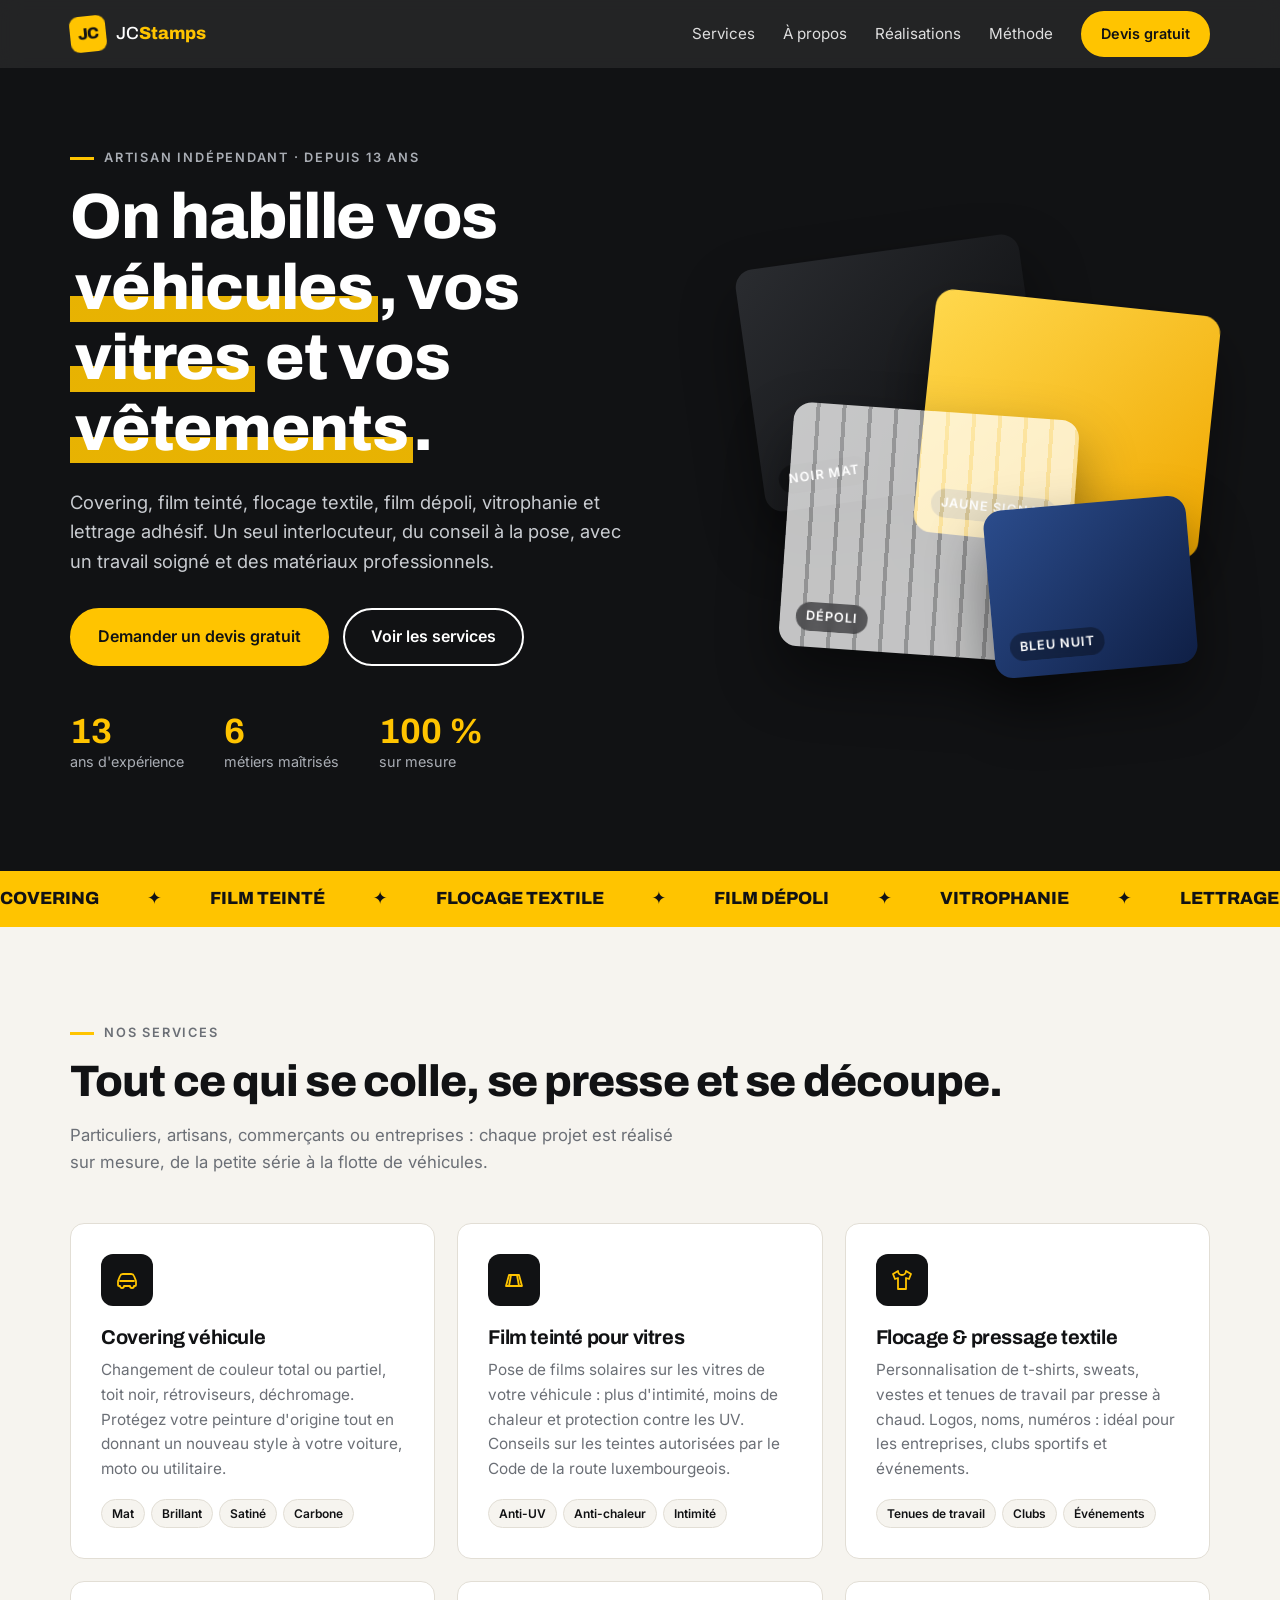
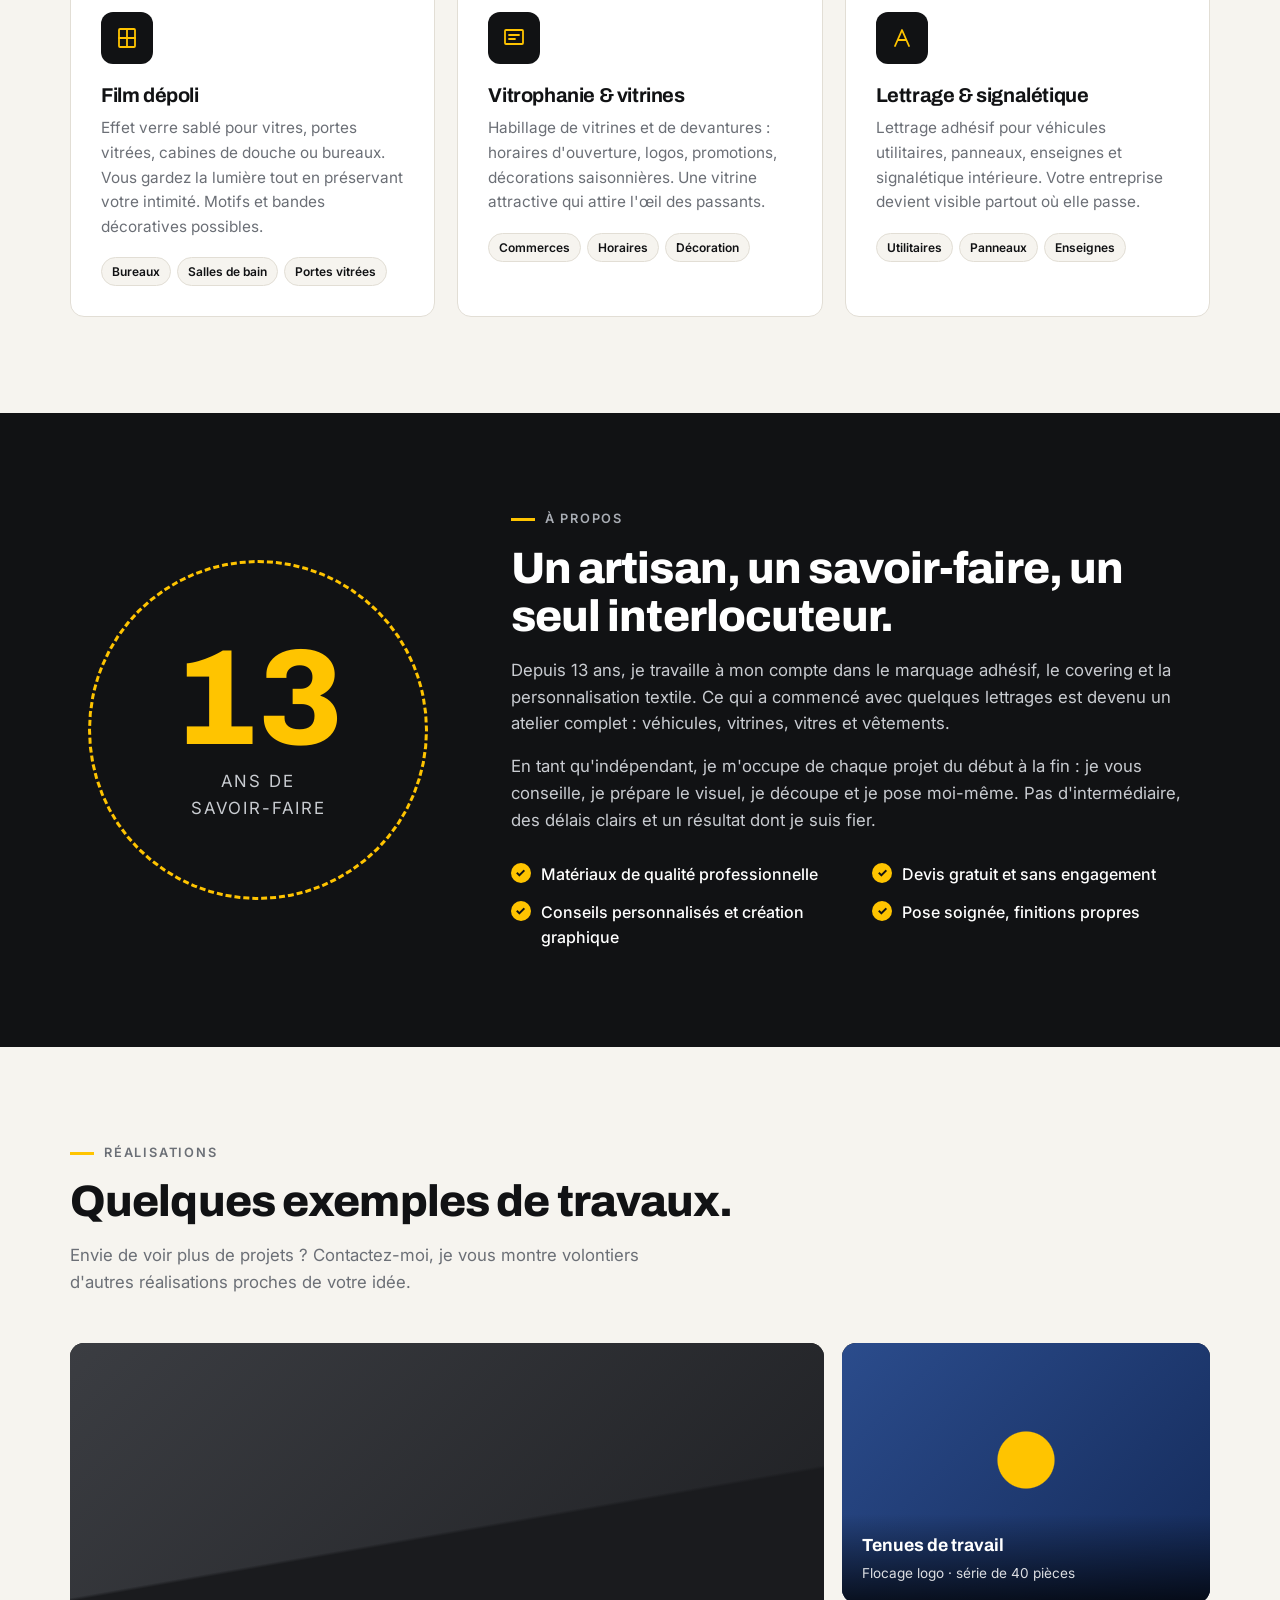
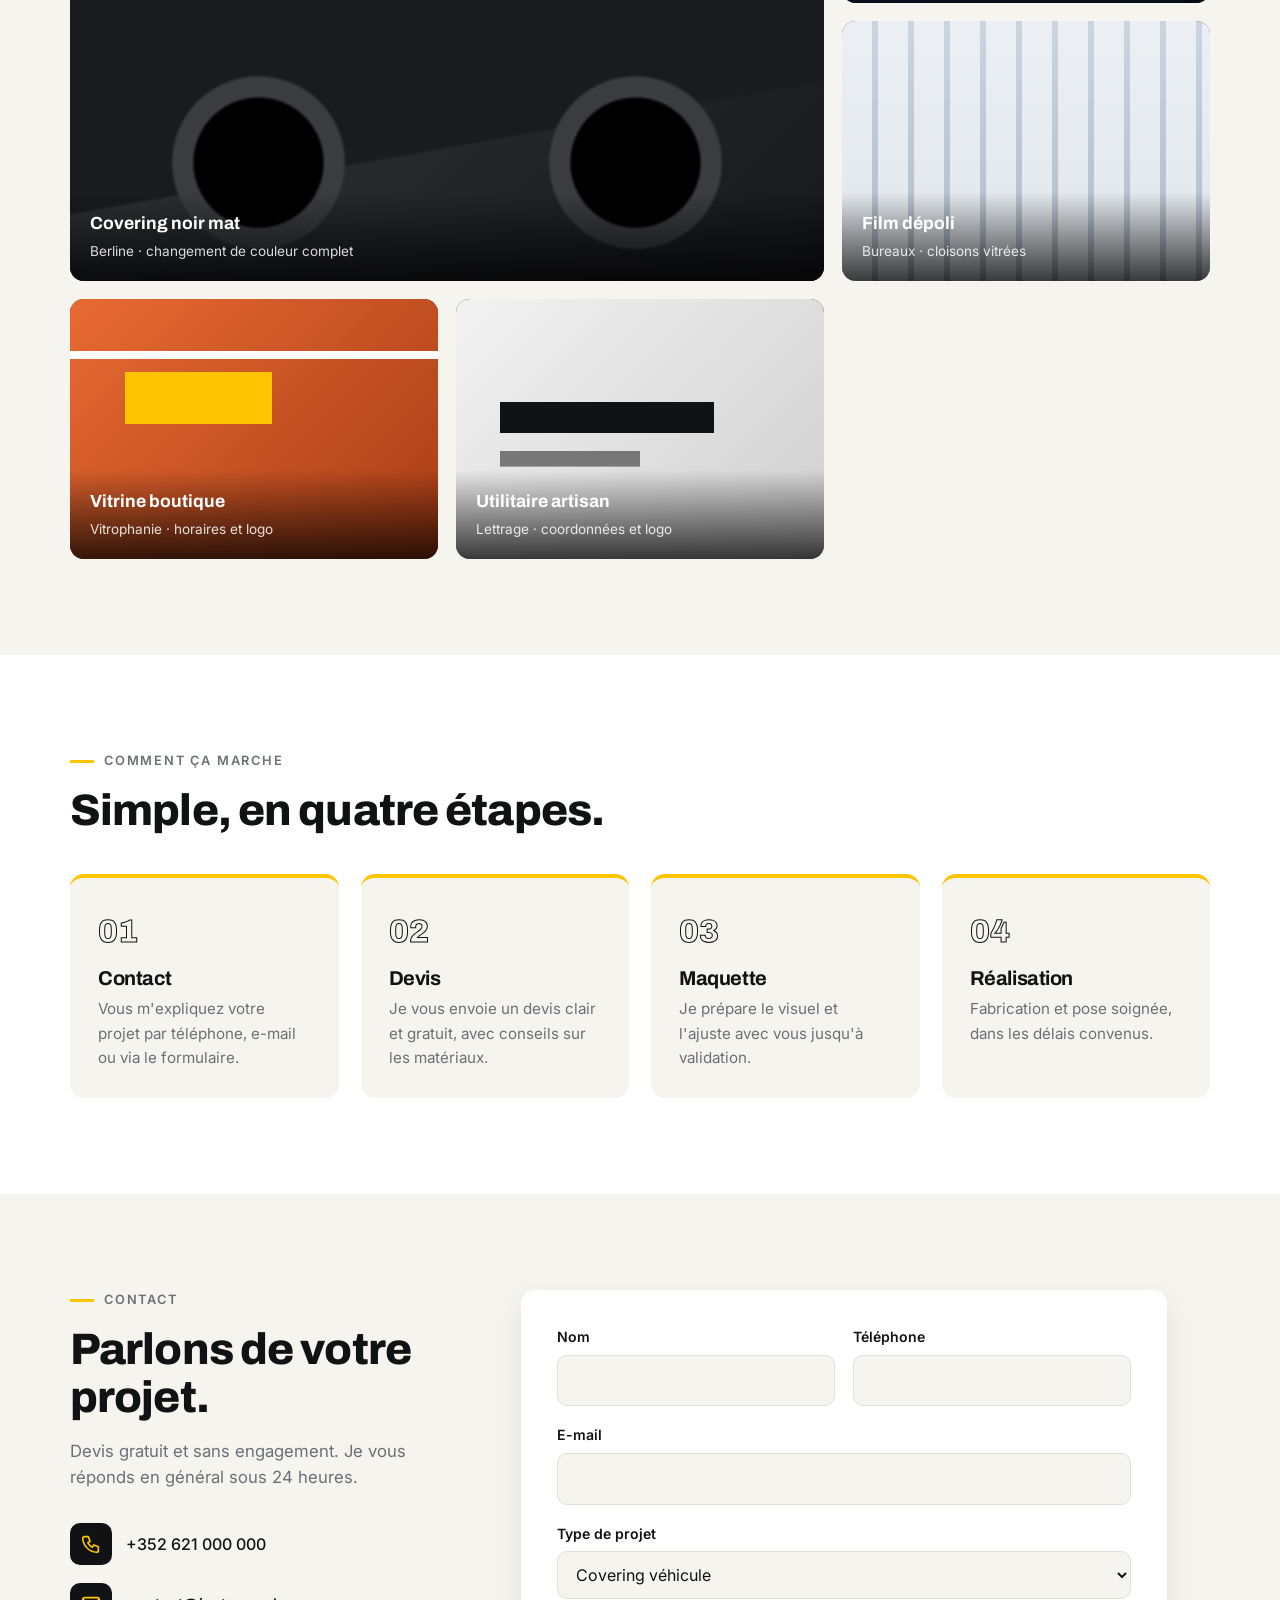
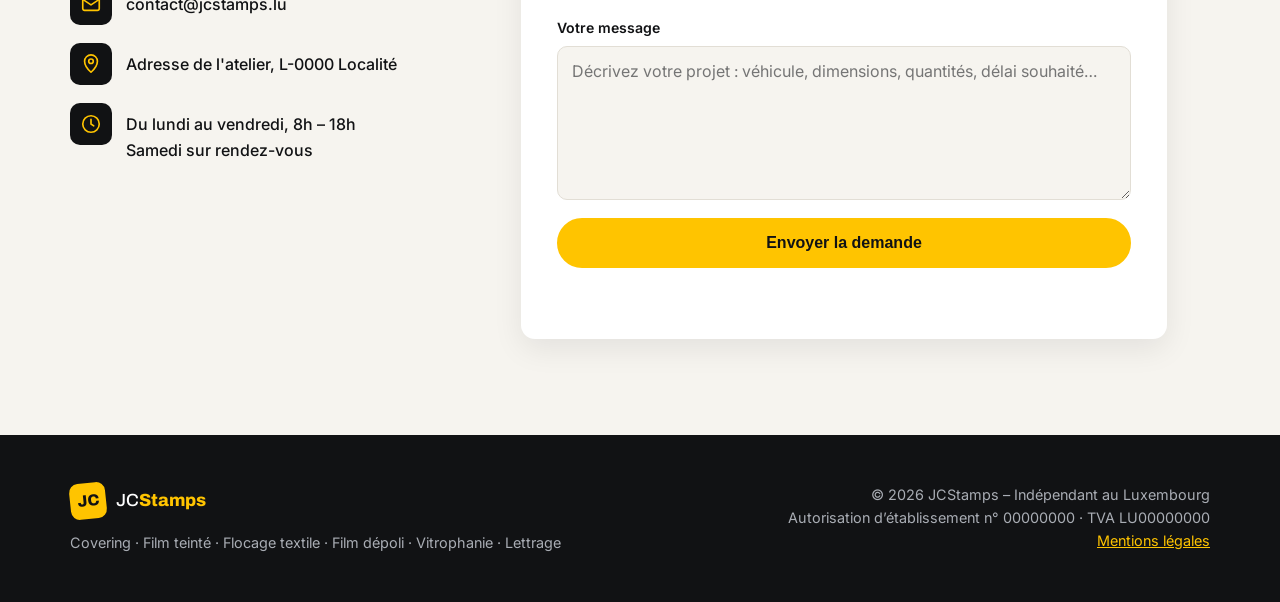
<file: site-vitrine/index.html>
<!doctype html>
<html lang="fr">
<head>
  <meta charset="utf-8">
  <meta name="viewport" content="width=device-width, initial-scale=1">
  <title>JCStamps – Covering auto, flocage textile, vitrophanie</title>
  <meta name="description" content="Artisan indépendant depuis 13 ans : covering et film teinté pour véhicules, flocage et pressage textile, film dépoli, vitrophanie, lettrage adhésif et signalétique.">
  <link rel="preconnect" href="https://fonts.googleapis.com">
  <link rel="preconnect" href="https://fonts.gstatic.com" crossorigin>
  <link href="https://fonts.googleapis.com/css2?family=Archivo:wght@500;700;800&family=Inter:wght@400;500;600&display=swap" rel="stylesheet">
  <link rel="stylesheet" href="styles.css">
</head>
<body>

<!-- ============ EN-TÊTE ============ -->
<header class="header" id="top">
  <div class="container header__inner">
    <a href="#top" class="logo" aria-label="Accueil">
      <span class="logo__mark">JC</span>
      <span class="logo__text">JC<strong>Stamps</strong></span>
    </a>
    <button class="nav-toggle" aria-label="Ouvrir le menu" aria-expanded="false">
      <span></span><span></span><span></span>
    </button>
    <nav class="nav" aria-label="Navigation principale">
      <a href="#services">Services</a>
      <a href="#apropos">À propos</a>
      <a href="#realisations">Réalisations</a>
      <a href="#methode">Méthode</a>
      <a href="#contact" class="btn btn--small">Devis gratuit</a>
    </nav>
  </div>
</header>

<main>

<!-- ============ HERO ============ -->
<section class="hero">
  <div class="container hero__inner">
    <div class="hero__text">
      <p class="eyebrow">Artisan indépendant · depuis 13 ans</p>
      <h1>On habille vos <span class="hl">véhicules</span>, vos <span class="hl">vitres</span> et vos <span class="hl">vêtements</span>.</h1>
      <p class="lead">Covering, film teinté, flocage textile, film dépoli, vitrophanie et lettrage adhésif. Un seul interlocuteur, du conseil à la pose, avec un travail soigné et des matériaux professionnels.</p>
      <div class="hero__cta">
        <a href="#contact" class="btn">Demander un devis gratuit</a>
        <a href="#services" class="btn btn--ghost">Voir les services</a>
      </div>
      <ul class="hero__stats">
        <li><strong>13</strong><span>ans d'expérience</span></li>
        <li><strong>6</strong><span>métiers maîtrisés</span></li>
        <li><strong>100&nbsp;%</strong><span>sur mesure</span></li>
      </ul>
    </div>
    <div class="hero__visual" aria-hidden="true">
      <div class="swatch swatch--1"><span>Noir mat</span></div>
      <div class="swatch swatch--2"><span>Jaune signal</span></div>
      <div class="swatch swatch--3"><span>Dépoli</span></div>
      <div class="swatch swatch--4"><span>Bleu nuit</span></div>
    </div>
  </div>
</section>

<!-- ============ BANDEAU ============ -->
<div class="ticker" aria-hidden="true">
  <div class="ticker__track">
    <span>Covering</span><span>Film teinté</span><span>Flocage textile</span><span>Film dépoli</span><span>Vitrophanie</span><span>Lettrage</span><span>Enseignes</span>
    <span>Covering</span><span>Film teinté</span><span>Flocage textile</span><span>Film dépoli</span><span>Vitrophanie</span><span>Lettrage</span><span>Enseignes</span>
  </div>
</div>

<!-- ============ SERVICES ============ -->
<section class="section" id="services">
  <div class="container">
    <p class="eyebrow">Nos services</p>
    <h2>Tout ce qui se colle, se presse et se découpe.</h2>
    <p class="section__intro">Particuliers, artisans, commerçants ou entreprises : chaque projet est réalisé sur mesure, de la petite série à la flotte de véhicules.</p>

    <div class="cards">
      <article class="card">
        <div class="card__icon">
          <svg viewBox="0 0 24 24"><path d="M3 13l2-5a3 3 0 0 1 2.8-2h8.4A3 3 0 0 1 19 8l2 5v4a1 1 0 0 1-1 1h-1a2 2 0 0 1-4 0H9a2 2 0 0 1-4 0H4a1 1 0 0 1-1-1z"/><path d="M5 13h14"/></svg>
        </div>
        <h3>Covering véhicule</h3>
        <p>Changement de couleur total ou partiel, toit noir, rétroviseurs, déchromage. Protégez votre peinture d'origine tout en donnant un nouveau style à votre voiture, moto ou utilitaire.</p>
        <ul class="tags"><li>Mat</li><li>Brillant</li><li>Satiné</li><li>Carbone</li></ul>
      </article>

      <article class="card">
        <div class="card__icon">
          <svg viewBox="0 0 24 24"><path d="M4 18L7 7h10l3 11z"/><path d="M9 7l-2 11M15 7l2 11"/></svg>
        </div>
        <h3>Film teinté pour vitres</h3>
        <p>Pose de films solaires sur les vitres de votre véhicule : plus d'intimité, moins de chaleur et protection contre les UV. Conseils sur les teintes autorisées par le Code de la route luxembourgeois.</p>
        <ul class="tags"><li>Anti-UV</li><li>Anti-chaleur</li><li>Intimité</li></ul>
      </article>

      <article class="card">
        <div class="card__icon">
          <svg viewBox="0 0 24 24"><path d="M8 3l-5 3 2 5 3-1v11h8V10l3 1 2-5-5-3a4 4 0 0 1-8 0z"/></svg>
        </div>
        <h3>Flocage &amp; pressage textile</h3>
        <p>Personnalisation de t-shirts, sweats, vestes et tenues de travail par presse à chaud. Logos, noms, numéros : idéal pour les entreprises, clubs sportifs et événements.</p>
        <ul class="tags"><li>Tenues de travail</li><li>Clubs</li><li>Événements</li></ul>
      </article>

      <article class="card">
        <div class="card__icon">
          <svg viewBox="0 0 24 24"><rect x="4" y="3" width="16" height="18" rx="1"/><path d="M4 12h16M12 3v18"/></svg>
        </div>
        <h3>Film dépoli</h3>
        <p>Effet verre sablé pour vitres, portes vitrées, cabines de douche ou bureaux. Vous gardez la lumière tout en préservant votre intimité. Motifs et bandes décoratives possibles.</p>
        <ul class="tags"><li>Bureaux</li><li>Salles de bain</li><li>Portes vitrées</li></ul>
      </article>

      <article class="card">
        <div class="card__icon">
          <svg viewBox="0 0 24 24"><rect x="3" y="4" width="18" height="14" rx="1"/><path d="M7 9h10M7 13h6"/></svg>
        </div>
        <h3>Vitrophanie &amp; vitrines</h3>
        <p>Habillage de vitrines et de devantures : horaires d'ouverture, logos, promotions, décorations saisonnières. Une vitrine attractive qui attire l'œil des passants.</p>
        <ul class="tags"><li>Commerces</li><li>Horaires</li><li>Décoration</li></ul>
      </article>

      <article class="card">
        <div class="card__icon">
          <svg viewBox="0 0 24 24"><path d="M5 20L12 4l7 16M8 14h8"/></svg>
        </div>
        <h3>Lettrage &amp; signalétique</h3>
        <p>Lettrage adhésif pour véhicules utilitaires, panneaux, enseignes et signalétique intérieure. Votre entreprise devient visible partout où elle passe.</p>
        <ul class="tags"><li>Utilitaires</li><li>Panneaux</li><li>Enseignes</li></ul>
      </article>
    </div>
  </div>
</section>

<!-- ============ À PROPOS ============ -->
<section class="section section--dark" id="apropos">
  <div class="container about">
    <div class="about__badge" aria-hidden="true">
      <span class="about__num">13</span>
      <span class="about__label">ans de<br>savoir-faire</span>
    </div>
    <div class="about__text">
      <p class="eyebrow">À propos</p>
      <h2>Un artisan, un savoir-faire, un seul interlocuteur.</h2>
      <p>Depuis 13 ans, je travaille à mon compte dans le marquage adhésif, le covering et la personnalisation textile. Ce qui a commencé avec quelques lettrages est devenu un atelier complet : véhicules, vitrines, vitres et vêtements.</p>
      <p>En tant qu'indépendant, je m'occupe de chaque projet du début à la fin : je vous conseille, je prépare le visuel, je découpe et je pose moi-même. Pas d'intermédiaire, des délais clairs et un résultat dont je suis fier.</p>
      <ul class="checks">
        <li>Matériaux de qualité professionnelle</li>
        <li>Devis gratuit et sans engagement</li>
        <li>Conseils personnalisés et création graphique</li>
        <li>Pose soignée, finitions propres</li>
      </ul>
    </div>
  </div>
</section>

<!-- ============ RÉALISATIONS ============ -->
<section class="section" id="realisations">
  <div class="container">
    <p class="eyebrow">Réalisations</p>
    <h2>Quelques exemples de travaux.</h2>
    <p class="section__intro">Envie de voir plus de projets&nbsp;? Contactez-moi, je vous montre volontiers d'autres réalisations proches de votre idée.</p>

    <!-- Remplacer chaque <div class="work__img ..."> par une vraie photo :
         <img class="work__img" src="photos/mon-projet.jpg" alt="Description"> -->
    <div class="works">
      <figure class="work work--wide">
        <div class="work__img work__img--car"></div>
        <figcaption><strong>Covering noir mat</strong><span>Berline · changement de couleur complet</span></figcaption>
      </figure>
      <figure class="work">
        <div class="work__img work__img--shirt"></div>
        <figcaption><strong>Tenues de travail</strong><span>Flocage logo · série de 40 pièces</span></figcaption>
      </figure>
      <figure class="work">
        <div class="work__img work__img--frost"></div>
        <figcaption><strong>Film dépoli</strong><span>Bureaux · cloisons vitrées</span></figcaption>
      </figure>
      <figure class="work">
        <div class="work__img work__img--shop"></div>
        <figcaption><strong>Vitrine boutique</strong><span>Vitrophanie · horaires et logo</span></figcaption>
      </figure>
      <figure class="work">
        <div class="work__img work__img--van"></div>
        <figcaption><strong>Utilitaire artisan</strong><span>Lettrage · coordonnées et logo</span></figcaption>
      </figure>
    </div>
  </div>
</section>

<!-- ============ MÉTHODE ============ -->
<section class="section section--alt" id="methode">
  <div class="container">
    <p class="eyebrow">Comment ça marche</p>
    <h2>Simple, en quatre étapes.</h2>
    <ol class="steps">
      <li><span class="steps__n">01</span><h3>Contact</h3><p>Vous m'expliquez votre projet par téléphone, e-mail ou via le formulaire.</p></li>
      <li><span class="steps__n">02</span><h3>Devis</h3><p>Je vous envoie un devis clair et gratuit, avec conseils sur les matériaux.</p></li>
      <li><span class="steps__n">03</span><h3>Maquette</h3><p>Je prépare le visuel et l'ajuste avec vous jusqu'à validation.</p></li>
      <li><span class="steps__n">04</span><h3>Réalisation</h3><p>Fabrication et pose soignée, dans les délais convenus.</p></li>
    </ol>
  </div>
</section>

<!-- ============ CONTACT ============ -->
<section class="section" id="contact">
  <div class="container contact">
    <div class="contact__info">
      <p class="eyebrow">Contact</p>
      <h2>Parlons de votre projet.</h2>
      <p>Devis gratuit et sans engagement. Je vous réponds en général sous 24&nbsp;heures.</p>
      <ul class="contact__list">
        <li>
          <svg viewBox="0 0 24 24"><path d="M5 4h4l2 5-2.5 1.5a11 11 0 0 0 5 5L15 13l5 2v4a2 2 0 0 1-2 2A16 16 0 0 1 3 6a2 2 0 0 1 2-2"/></svg>
          <a href="tel:+352621000000">+352 621 000 000</a>
        </li>
        <li>
          <svg viewBox="0 0 24 24"><rect x="3" y="5" width="18" height="14" rx="2"/><path d="M3 7l9 6 9-6"/></svg>
          <a href="mailto:contact@jcstamps.lu">contact@jcstamps.lu</a>
        </li>
        <li>
          <svg viewBox="0 0 24 24"><path d="M12 21s-7-6.2-7-12a7 7 0 0 1 14 0c0 5.8-7 12-7 12z"/><circle cx="12" cy="9" r="2.5"/></svg>
          <span>Adresse de l'atelier, L-0000 Localité</span>
        </li>
        <li>
          <svg viewBox="0 0 24 24"><circle cx="12" cy="12" r="9"/><path d="M12 7v5l3 2"/></svg>
          <span>Du lundi au vendredi, 8h – 18h<br>Samedi sur rendez-vous</span>
        </li>
      </ul>
    </div>

    <form class="form" id="contact-form" novalidate>
      <div class="form__row">
        <label>Nom<input type="text" name="nom" required autocomplete="name"></label>
        <label>Téléphone<input type="tel" name="tel" autocomplete="tel"></label>
      </div>
      <label>E-mail<input type="email" name="email" required autocomplete="email"></label>
      <label>Type de projet
        <select name="service">
          <option>Covering véhicule</option>
          <option>Film teinté pour vitres</option>
          <option>Flocage / pressage textile</option>
          <option>Film dépoli</option>
          <option>Vitrophanie / vitrine</option>
          <option>Lettrage / signalétique</option>
          <option>Autre</option>
        </select>
      </label>
      <label>Votre message<textarea name="message" rows="5" required placeholder="Décrivez votre projet : véhicule, dimensions, quantités, délai souhaité…"></textarea></label>
      <button type="submit" class="btn btn--full">Envoyer la demande</button>
      <p class="form__note" role="status"></p>
    </form>
  </div>
</section>

</main>

<!-- ============ PIED DE PAGE ============ -->
<footer class="footer">
  <div class="container footer__inner">
    <div>
      <a href="#top" class="logo logo--footer">
        <span class="logo__mark">JC</span>
        <span class="logo__text">JC<strong>Stamps</strong></span>
      </a>
      <p>Covering · Film teinté · Flocage textile · Film dépoli · Vitrophanie · Lettrage</p>
    </div>
    <div class="footer__legal">
      <p>© <span id="year"></span> JCStamps – Indépendant au Luxembourg</p>
      <p>Autorisation d’établissement n° 00000000 · TVA LU00000000</p>
      <a href="mentions-legales.html">Mentions légales</a>
    </div>
  </div>
</footer>

<script src="script.js"></script>
</body>
</html>
</file>
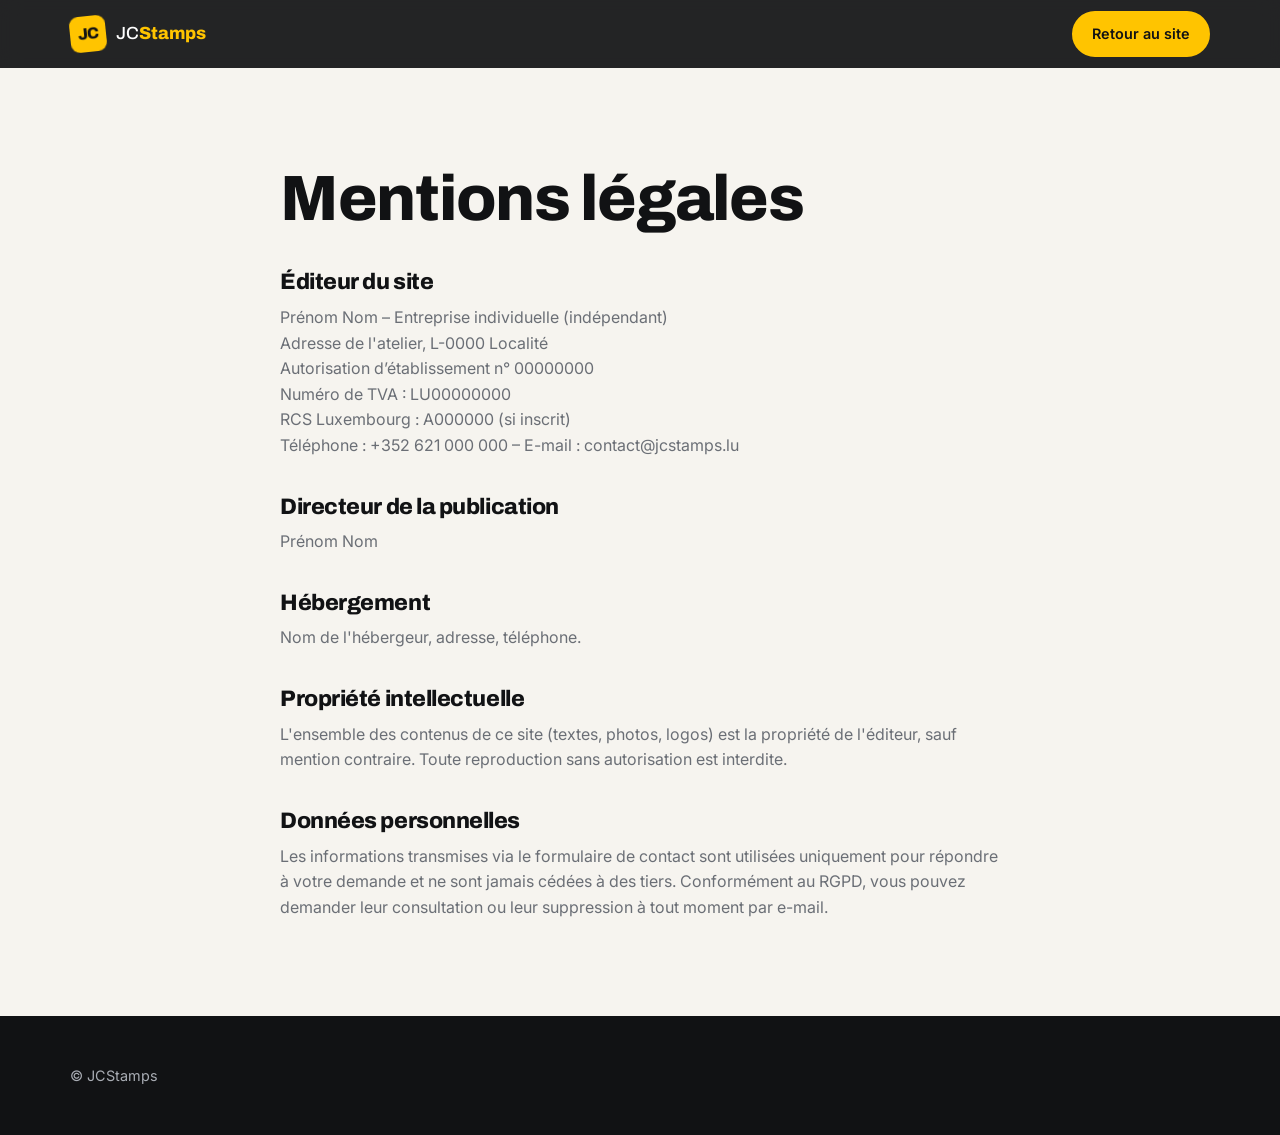
<file: site-vitrine/mentions-legales.html>
<!doctype html>
<html lang="fr">
<head>
  <meta charset="utf-8">
  <meta name="viewport" content="width=device-width, initial-scale=1">
  <title>Mentions légales – JCStamps</title>
  <meta name="robots" content="noindex">
  <link href="https://fonts.googleapis.com/css2?family=Archivo:wght@500;700;800&family=Inter:wght@400;500;600&display=swap" rel="stylesheet">
  <link rel="stylesheet" href="styles.css">
  <style>
    .legal { max-width: 760px; }
    .legal h2 { font-size: 1.4rem; margin: 36px 0 10px; }
    .legal p { color: var(--muted); }
  </style>
</head>
<body>
<header class="header">
  <div class="container header__inner">
    <a href="index.html" class="logo">
      <span class="logo__mark">JC</span>
      <span class="logo__text">JC<strong>Stamps</strong></span>
    </a>
    <a href="index.html" class="btn btn--small">Retour au site</a>
  </div>
</header>

<main class="section">
  <div class="container legal">
    <h1>Mentions légales</h1>

    <h2>Éditeur du site</h2>
    <p>Prénom Nom – Entreprise individuelle (indépendant)<br>
    Adresse de l'atelier, L-0000 Localité<br>
    Autorisation d’établissement n° 00000000<br>
    Numéro de TVA : LU00000000<br>
    RCS Luxembourg : A000000 (si inscrit)<br>
    Téléphone : +352 621 000 000 – E-mail : contact@jcstamps.lu</p>

    <h2>Directeur de la publication</h2>
    <p>Prénom Nom</p>

    <h2>Hébergement</h2>
    <p>Nom de l'hébergeur, adresse, téléphone.</p>

    <h2>Propriété intellectuelle</h2>
    <p>L'ensemble des contenus de ce site (textes, photos, logos) est la propriété de l'éditeur, sauf mention contraire. Toute reproduction sans autorisation est interdite.</p>

    <h2>Données personnelles</h2>
    <p>Les informations transmises via le formulaire de contact sont utilisées uniquement pour répondre à votre demande et ne sont jamais cédées à des tiers. Conformément au RGPD, vous pouvez demander leur consultation ou leur suppression à tout moment par e-mail.</p>
  </div>
</main>

<footer class="footer">
  <div class="container"><p>© JCStamps</p></div>
</footer>
</body>
</html>
</file>
<file: site-vitrine/styles.css>
:root {
  --ink: #111214;
  --ink-2: #1b1d21;
  --paper: #f6f4ef;
  --white: #ffffff;
  --muted: #6b6f76;
  --line: #e2ded5;
  --accent: #ffc400;
  --accent-ink: #111214;
  --radius: 14px;
  --shadow: 0 10px 30px rgba(17, 18, 20, .08);
  --font-head: "Archivo", system-ui, sans-serif;
  --font-body: "Inter", system-ui, sans-serif;
}

* { box-sizing: border-box; margin: 0; padding: 0; }
html { scroll-behavior: smooth; scroll-padding-top: 76px; }
body {
  font-family: var(--font-body);
  color: var(--ink);
  background: var(--paper);
  line-height: 1.6;
  -webkit-font-smoothing: antialiased;
}
img { max-width: 100%; display: block; }
a { color: inherit; }
svg { width: 24px; height: 24px; fill: none; stroke: currentColor; stroke-width: 1.8; stroke-linecap: round; stroke-linejoin: round; }

.container { width: 100%; max-width: 1180px; margin: 0 auto; padding: 0 20px; }

h1, h2, h3 { font-family: var(--font-head); line-height: 1.1; letter-spacing: -.02em; }
h1 { font-size: clamp(2.2rem, 5.5vw, 4rem); font-weight: 800; }
h2 { font-size: clamp(1.8rem, 3.6vw, 2.75rem); font-weight: 800; margin-bottom: 16px; }
h3 { font-size: 1.25rem; font-weight: 700; }

.eyebrow {
  font-size: .8rem; font-weight: 600; text-transform: uppercase; letter-spacing: .14em;
  color: var(--muted); margin-bottom: 14px; display: flex; align-items: center; gap: 10px;
}
.eyebrow::before { content: ""; width: 24px; height: 3px; background: var(--accent); }

.hl { background: linear-gradient(transparent 62%, var(--accent) 62%); padding: 0 .08em; }

/* ---------- Boutons ---------- */
.btn {
  display: inline-flex; align-items: center; justify-content: center;
  padding: 14px 26px; border-radius: 999px; border: 2px solid var(--accent);
  background: var(--accent); color: var(--accent-ink);
  font-weight: 600; text-decoration: none; cursor: pointer; font-size: 1rem;
  transition: transform .15s ease, box-shadow .15s ease;
}
.btn:hover { transform: translateY(-2px); box-shadow: 0 8px 20px rgba(255, 196, 0, .35); }
.btn--ghost { background: transparent; color: inherit; border-color: currentColor; }
.btn--ghost:hover { box-shadow: none; background: rgba(255,255,255,.08); }
.btn--small { padding: 9px 18px; font-size: .9rem; }
.btn--full { width: 100%; }

/* ---------- En-tête ---------- */
.header {
  position: sticky; top: 0; z-index: 50;
  background: rgba(17, 18, 20, .92); backdrop-filter: blur(10px);
  color: var(--white);
}
.header__inner { display: flex; align-items: center; justify-content: space-between; height: 68px; }
.logo { display: flex; align-items: center; gap: 10px; text-decoration: none; }
.logo__mark {
  width: 36px; height: 36px; border-radius: 9px; background: var(--accent); color: var(--ink);
  display: grid; place-items: center; font-family: var(--font-head); font-weight: 800; font-size: 1rem; letter-spacing: -.04em;
  transform: rotate(-6deg);
}
.logo__text { font-family: var(--font-head); font-weight: 500; font-size: 1.1rem; }
.logo__text strong { font-weight: 800; color: var(--accent); }

.nav { display: flex; align-items: center; gap: 28px; }
.nav a:not(.btn) { text-decoration: none; font-size: .95rem; opacity: .85; }
.nav a:not(.btn):hover { opacity: 1; color: var(--accent); }

.nav-toggle { display: none; background: none; border: 0; cursor: pointer; padding: 8px; }
.nav-toggle span { display: block; width: 24px; height: 2px; background: var(--white); margin: 5px 0; transition: .2s; }

/* ---------- Hero ---------- */
.hero { background: var(--ink); color: var(--white); padding: 80px 0 96px; overflow: hidden; }
.hero__inner { display: grid; grid-template-columns: 1.15fr .85fr; gap: 56px; align-items: center; }
.hero .eyebrow { color: #a9adb4; }
.hero .hl { background: linear-gradient(transparent 62%, rgba(255, 196, 0, .9) 62%); color: var(--white); }
.lead { font-size: 1.15rem; color: #c9ccd1; margin: 24px 0 32px; max-width: 560px; }
.hero__cta { display: flex; gap: 14px; flex-wrap: wrap; }
.hero__stats { list-style: none; display: flex; gap: 40px; margin-top: 48px; flex-wrap: wrap; }
.hero__stats strong { display: block; font-family: var(--font-head); font-size: 2.2rem; color: var(--accent); line-height: 1; }
.hero__stats span { font-size: .9rem; color: #a9adb4; }

.hero__visual { position: relative; height: 420px; }
.swatch {
  position: absolute; width: 62%; height: 58%; border-radius: 18px;
  box-shadow: 0 30px 60px rgba(0,0,0,.45);
  display: flex; align-items: flex-end; padding: 16px;
  font-size: .8rem; font-weight: 600; letter-spacing: .08em; text-transform: uppercase;
}
.swatch span { background: rgba(0,0,0,.35); color: #fff; padding: 4px 10px; border-radius: 999px; backdrop-filter: blur(4px); }
.swatch--1 { top: 0; left: 0; background: linear-gradient(135deg, #2a2c30, #0c0d0f); transform: rotate(-8deg); }
.swatch--2 { top: 12%; right: 0; background: linear-gradient(135deg, #ffd84d, #f0a800); transform: rotate(6deg); }
.swatch--3 {
  bottom: 4%; left: 8%;
  background: repeating-linear-gradient(90deg, rgba(255,255,255,.75) 0 22px, rgba(255,255,255,.55) 22px 26px);
  transform: rotate(4deg);
}
.swatch--3 span { background: rgba(17,18,20,.6); }
.swatch--4 { bottom: 0; right: 4%; width: 44%; height: 40%; background: linear-gradient(135deg, #2b4c8c, #0f1f45); transform: rotate(-5deg); }

/* ---------- Bandeau ---------- */
.ticker { background: var(--accent); overflow: hidden; padding: 14px 0; }
.ticker__track { display: flex; gap: 48px; width: max-content; animation: scroll 30s linear infinite; }
.ticker span { font-family: var(--font-head); font-weight: 800; font-size: 1.1rem; text-transform: uppercase; white-space: nowrap; }
.ticker span::after { content: "✦"; margin-left: 48px; }
@keyframes scroll { to { transform: translateX(-50%); } }

/* ---------- Sections ---------- */
.section { padding: 96px 0; }
.section--dark { background: var(--ink); color: var(--white); }
.section--dark .eyebrow { color: #a9adb4; }
.section--alt { background: var(--white); }
.section__intro { color: var(--muted); max-width: 620px; font-size: 1.05rem; margin-bottom: 48px; }

/* ---------- Cartes services ---------- */
.cards { display: grid; grid-template-columns: repeat(3, 1fr); gap: 22px; }
.card {
  background: var(--white); border: 1px solid var(--line); border-radius: var(--radius);
  padding: 30px; transition: transform .2s ease, box-shadow .2s ease, border-color .2s;
}
.card:hover { transform: translateY(-4px); box-shadow: var(--shadow); border-color: var(--accent); }
.card__icon {
  width: 52px; height: 52px; border-radius: 12px; background: var(--ink); color: var(--accent);
  display: grid; place-items: center; margin-bottom: 20px;
}
.card h3 { margin-bottom: 10px; }
.card p { color: var(--muted); font-size: .96rem; }
.tags { list-style: none; display: flex; flex-wrap: wrap; gap: 6px; margin-top: 18px; }
.tags li { font-size: .75rem; font-weight: 600; padding: 4px 10px; border-radius: 999px; background: var(--paper); border: 1px solid var(--line); }

/* ---------- À propos ---------- */
.about { display: grid; grid-template-columns: .7fr 1.3fr; gap: 64px; align-items: center; }
.about__badge {
  aspect-ratio: 1; border-radius: 50%; border: 3px dashed var(--accent);
  display: flex; flex-direction: column; align-items: center; justify-content: center; text-align: center;
  max-width: 340px; width: 100%; margin: 0 auto;
}
.about__num { font-family: var(--font-head); font-weight: 800; font-size: clamp(5rem, 12vw, 8.5rem); line-height: .9; color: var(--accent); }
.about__label { font-size: 1.05rem; text-transform: uppercase; letter-spacing: .12em; color: #c9ccd1; margin-top: 8px; }
.about__text p:not(.eyebrow) { color: #c9ccd1; margin-bottom: 16px; font-size: 1.05rem; }
.checks { list-style: none; display: grid; grid-template-columns: 1fr 1fr; gap: 12px 24px; margin-top: 28px; }
.checks li { position: relative; padding-left: 30px; font-weight: 500; }
.checks li::before {
  content: "✓"; position: absolute; left: 0; top: 1px; width: 20px; height: 20px; border-radius: 50%;
  background: var(--accent); color: var(--ink); font-size: .75rem; font-weight: 800; display: grid; place-items: center;
}

/* ---------- Réalisations ---------- */
.works { display: grid; grid-template-columns: repeat(3, 1fr); grid-auto-rows: 260px; gap: 18px; }
.work { position: relative; border-radius: var(--radius); overflow: hidden; background: var(--ink); }
.work--wide { grid-column: span 2; grid-row: span 2; }
.work__img { position: absolute; inset: 0; width: 100%; height: 100%; object-fit: cover; transition: transform .4s ease; }
.work:hover .work__img { transform: scale(1.04); }
.work figcaption {
  position: absolute; left: 0; right: 0; bottom: 0; padding: 18px 20px; color: var(--white);
  background: linear-gradient(transparent, rgba(0,0,0,.75));
}
.work figcaption strong { display: block; font-family: var(--font-head); font-size: 1.1rem; }
.work figcaption span { font-size: .85rem; opacity: .85; }

/* Visuels provisoires (à remplacer par des photos) */
.work__img--car { background:
  radial-gradient(circle at 25% 78%, #000 0 9%, #3a3c40 9.5% 12%, transparent 12.5%),
  radial-gradient(circle at 75% 78%, #000 0 9%, #3a3c40 9.5% 12%, transparent 12.5%),
  linear-gradient(170deg, transparent 38%, #1a1b1e 38.5% 70%, transparent 70.5%),
  linear-gradient(135deg, #3b3d42, #17181b); }
.work__img--shirt { background:
  radial-gradient(circle at 50% 45%, var(--accent) 0 12%, transparent 12.5%),
  linear-gradient(135deg, #2b4c8c, #142a59); }
.work__img--frost { background:
  repeating-linear-gradient(90deg, rgba(255,255,255,.8) 0 30px, rgba(255,255,255,.45) 30px 36px),
  linear-gradient(#9fb3c8, #6b8299); }
.work__img--shop { background:
  linear-gradient(transparent 20%, #fff 20% 23%, transparent 23%),
  linear-gradient(90deg, transparent 15%, var(--accent) 15% 55%, transparent 55%) 0 35% / 100% 20% no-repeat,
  linear-gradient(135deg, #e86a33, #a83d16); }
.work__img--van { background:
  linear-gradient(90deg, transparent 12%, var(--ink) 12% 70%, transparent 70%) 0 45% / 100% 12% no-repeat,
  linear-gradient(90deg, transparent 12%, #777 12% 50%, transparent 50%) 0 62% / 100% 6% no-repeat,
  linear-gradient(135deg, #f2f2f2, #cfcfcf); }

/* ---------- Étapes ---------- */
.steps { list-style: none; display: grid; grid-template-columns: repeat(4, 1fr); gap: 22px; margin-top: 40px; counter-reset: none; }
.steps li { padding: 28px; border-radius: var(--radius); background: var(--paper); border-top: 4px solid var(--accent); }
.steps__n { font-family: var(--font-head); font-weight: 800; font-size: 2rem; color: var(--line); display: block; margin-bottom: 10px; -webkit-text-stroke: 1px var(--ink); color: transparent; }
.steps h3 { margin-bottom: 8px; }
.steps p { color: var(--muted); font-size: .95rem; }

/* ---------- Contact ---------- */
.contact { display: grid; grid-template-columns: .9fr 1.1fr; gap: 64px; align-items: start; }
.contact__info > p:not(.eyebrow) { color: var(--muted); font-size: 1.05rem; }
.contact__list { list-style: none; margin-top: 32px; display: grid; gap: 18px; }
.contact__list li { display: flex; gap: 14px; align-items: flex-start; }
.contact__list svg { flex: none; width: 42px; height: 42px; padding: 10px; border-radius: 10px; background: var(--ink); color: var(--accent); }
.contact__list a, .contact__list span { padding-top: 9px; font-weight: 500; text-decoration: none; }
.contact__list a:hover { color: #b58900; }

.form { background: var(--white); padding: 36px; border-radius: var(--radius); box-shadow: var(--shadow); display: grid; gap: 18px; }
.form__row { display: grid; grid-template-columns: 1fr 1fr; gap: 18px; }
.form label { display: grid; gap: 6px; font-size: .88rem; font-weight: 600; }
.form input, .form select, .form textarea {
  font: inherit; font-weight: 400; font-size: 1rem; padding: 12px 14px;
  border: 1.5px solid var(--line); border-radius: 10px; background: var(--paper); color: var(--ink);
  transition: border-color .15s, background .15s;
}
.form input:focus, .form select:focus, .form textarea:focus { outline: none; border-color: var(--accent); background: var(--white); }
.form .invalid { border-color: #d64545; }
.form textarea { resize: vertical; }
.form__note { font-size: .9rem; min-height: 1.2em; }
.form__note.ok { color: #1f7a3a; }
.form__note.err { color: #d64545; }

/* ---------- Pied de page ---------- */
.footer { background: var(--ink); color: #a9adb4; padding: 48px 0; font-size: .9rem; }
.footer__inner { display: flex; justify-content: space-between; gap: 32px; flex-wrap: wrap; }
.logo--footer { color: var(--white); margin-bottom: 12px; }
.footer__legal { text-align: right; }
.footer__legal a { color: var(--accent); }

/* ---------- Responsive ---------- */
@media (max-width: 960px) {
  .hero__inner, .about, .contact { grid-template-columns: 1fr; gap: 48px; }
  .hero__visual { height: 320px; max-width: 480px; }
  .cards, .works { grid-template-columns: 1fr 1fr; }
  .steps { grid-template-columns: 1fr 1fr; }
}

@media (max-width: 760px) {
  .nav-toggle { display: block; }
  .nav {
    position: absolute; top: 68px; left: 0; right: 0; flex-direction: column; gap: 0;
    background: var(--ink); padding: 8px 20px 24px; display: none;
  }
  .nav.open { display: flex; }
  .nav a:not(.btn) { padding: 14px 0; width: 100%; border-bottom: 1px solid #2a2c30; }
  .nav .btn { margin-top: 16px; width: 100%; }
  .nav-toggle[aria-expanded="true"] span:nth-child(1) { transform: translateY(7px) rotate(45deg); }
  .nav-toggle[aria-expanded="true"] span:nth-child(2) { opacity: 0; }
  .nav-toggle[aria-expanded="true"] span:nth-child(3) { transform: translateY(-7px) rotate(-45deg); }

  .hero { padding: 56px 0 64px; }
  .hero__visual { height: 260px; }
  .section { padding: 72px 0; }
  .cards, .works, .steps, .checks, .form__row { grid-template-columns: 1fr; }
  .work--wide { grid-column: auto; grid-row: auto; }
  .form { padding: 24px; }
  .footer__legal { text-align: left; }
}

@media (prefers-reduced-motion: reduce) {
  html { scroll-behavior: auto; }
  .ticker__track { animation: none; }
  * { transition: none !important; }
}
</file>
